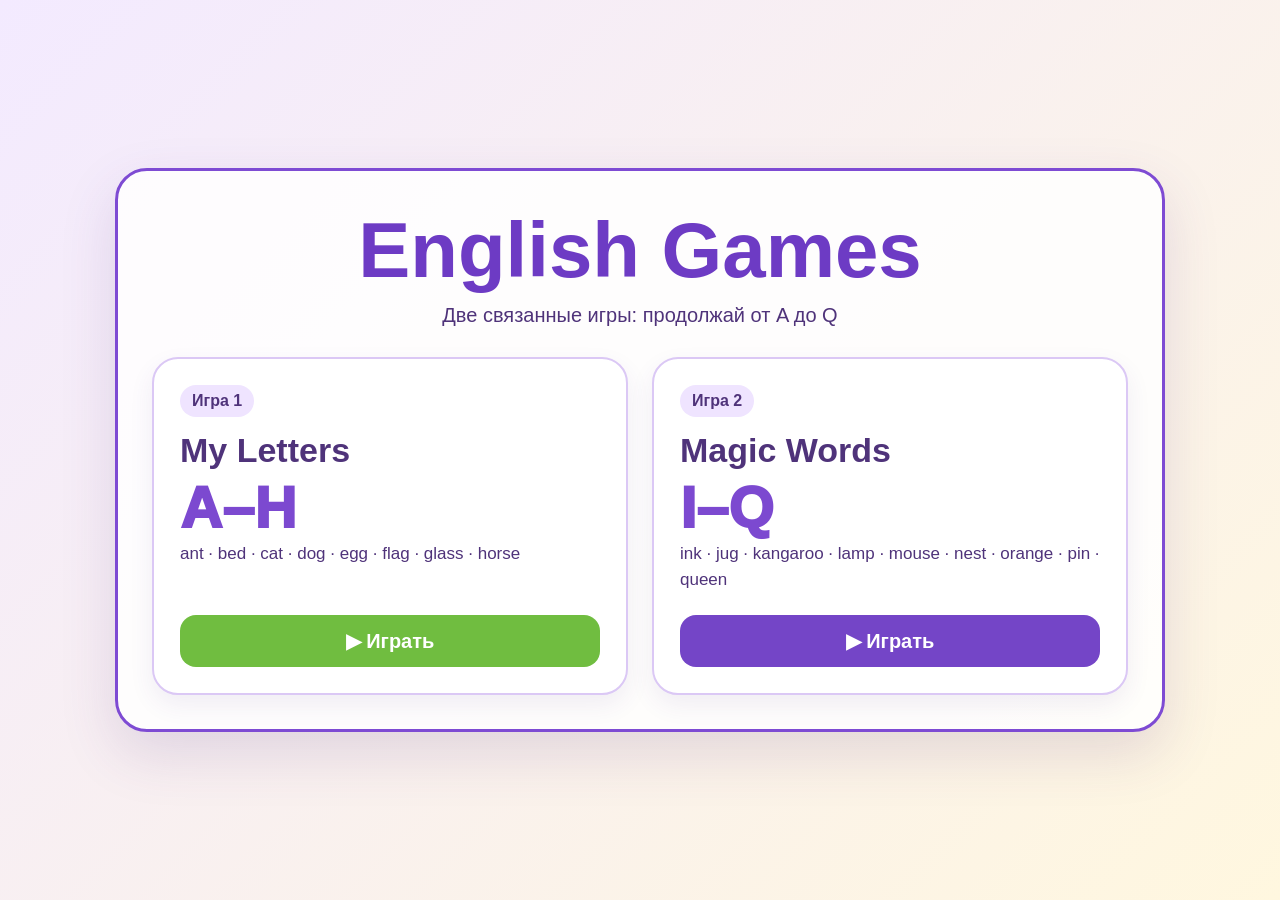
<file: games/index.html>
<!doctype html><html lang="ru"><head><meta charset="utf-8"><meta name="viewport" content="width=device-width,initial-scale=1"><title>English Games</title><style>*{box-sizing:border-box}body{margin:0;min-height:100vh;font-family:Trebuchet MS,Arial,sans-serif;background:linear-gradient(135deg,#f3eaff,#fff7df);color:#4f337a;display:grid;place-items:center;padding:24px}.box{width:min(1050px,96vw);background:#ffffffdd;border:3px solid #7e4bd3;border-radius:32px;padding:34px;box-shadow:0 22px 55px #54358326}h1{text-align:center;margin:0 0 8px;font-size:clamp(44px,7vw,78px);color:#6d3bc4}.sub{text-align:center;font-size:20px;margin-bottom:30px}.cards{display:grid;grid-template-columns:1fr 1fr;gap:24px}.card{text-decoration:none;color:inherit;background:white;border:2px solid #dbc8f5;border-radius:26px;padding:26px;box-shadow:0 10px 25px #51348c14;transition:.18s}.card:hover{transform:translateY(-4px);box-shadow:0 16px 34px #51348c25}.tag{display:inline-block;background:#efe4ff;border-radius:999px;padding:7px 12px;font-weight:900}.card h2{font-size:34px;margin:14px 0 4px}.range{font-size:58px;font-weight:1000;color:#7c49d0}.words{font-size:17px;line-height:1.5;min-height:54px}.play{margin-top:20px;text-align:center;padding:14px;border-radius:16px;background:#70bd40;color:#fff;font-size:20px;font-weight:900}.card+ .card .play{background:#7445c7}@media(max-width:700px){.cards{grid-template-columns:1fr}.box{padding:22px}}</style></head><body><main class="box"><h1>English Games</h1><div class="sub">Две связанные игры: продолжай от A до Q</div><div class="cards"><a class="card" href="my-letters/index.html?v=20260823-final3"><span class="tag">Игра 1</span><h2>My Letters</h2><div class="range">A–H</div><div class="words">ant · bed · cat · dog · egg · flag · glass · horse</div><div class="play">▶ Играть</div></a><a class="card" href="magic-words/index.html?v=20260823-final3"><span class="tag">Игра 2</span><h2>Magic Words</h2><div class="range">I–Q</div><div class="words">ink · jug · kangaroo · lamp · mouse · nest · orange · pin · queen</div><div class="play">▶ Играть</div></a></div></main></body></html>
</file>
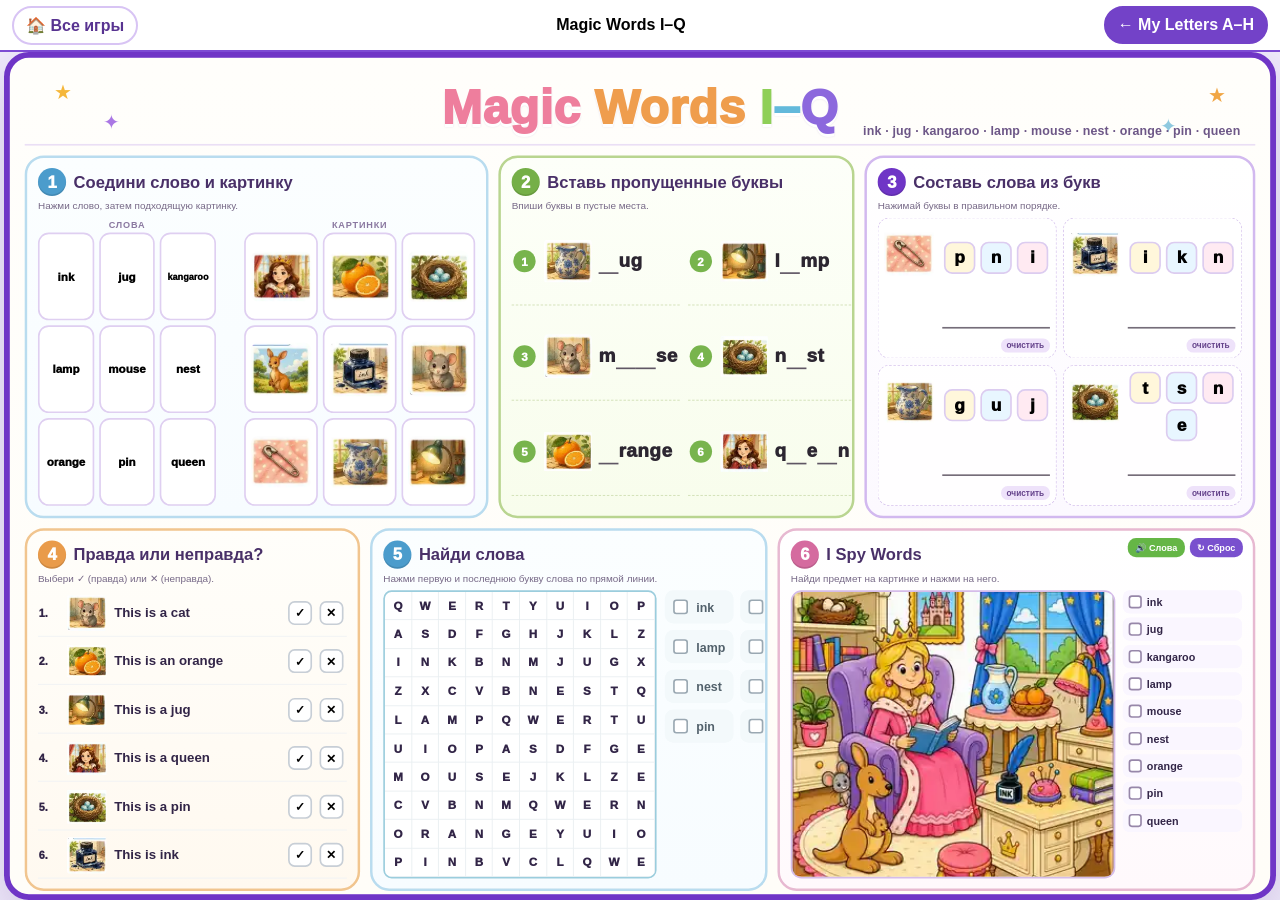
<file: games/magic-words/index.html>
<!doctype html><html lang="ru"><head><meta charset="utf-8"><meta name="viewport" content="width=device-width,initial-scale=1"><title>Magic Words I–Q</title><style>*{box-sizing:border-box}html,body{margin:0;width:100%;height:100%;overflow:hidden;font-family:Arial,sans-serif;background:#efe9fb}nav{height:52px;display:flex;align-items:center;justify-content:space-between;padding:0 12px;background:#fff;border-bottom:2px solid #7d4bd3;box-shadow:0 3px 12px rgba(70,40,120,.12)}nav a{text-decoration:none;font-weight:800;color:#583391;padding:8px 12px;border:2px solid #d8c4f4;border-radius:999px}nav a.next{background:#7342c8;color:#fff;border-color:#7342c8}iframe{display:block;width:100%;height:calc(100% - 52px);border:0;background:#efe9fb}#loading{position:fixed;inset:52px 0 0;display:grid;place-items:center;color:#654094;font-weight:800;font-size:20px;background:#efe9fb;z-index:2}</style></head><body><nav><a href="../index.html">🏠 Все игры</a><strong>Magic Words I–Q</strong><a class="next" href="../my-letters/index.html">← My Letters A–H</a></nav><div id="loading">Загрузка игры…</div><iframe id="game" title="Magic Words I–Q"></iframe><script>const parts=Array.from({length:5},(_,i)=>`part-${String(i).padStart(2,'0')}.txt`);Promise.all(parts.map(p=>fetch(p).then(r=>{if(!r.ok)throw new Error(p);return r.text()}))).then(a=>{const blob=new Blob([a.join('')],{type:'text/html'});document.getElementById('game').src=URL.createObjectURL(blob);document.getElementById('loading').remove()}).catch(e=>{document.getElementById('loading').textContent='Не удалось загрузить игру: '+e.message});</script></body></html>
</file>
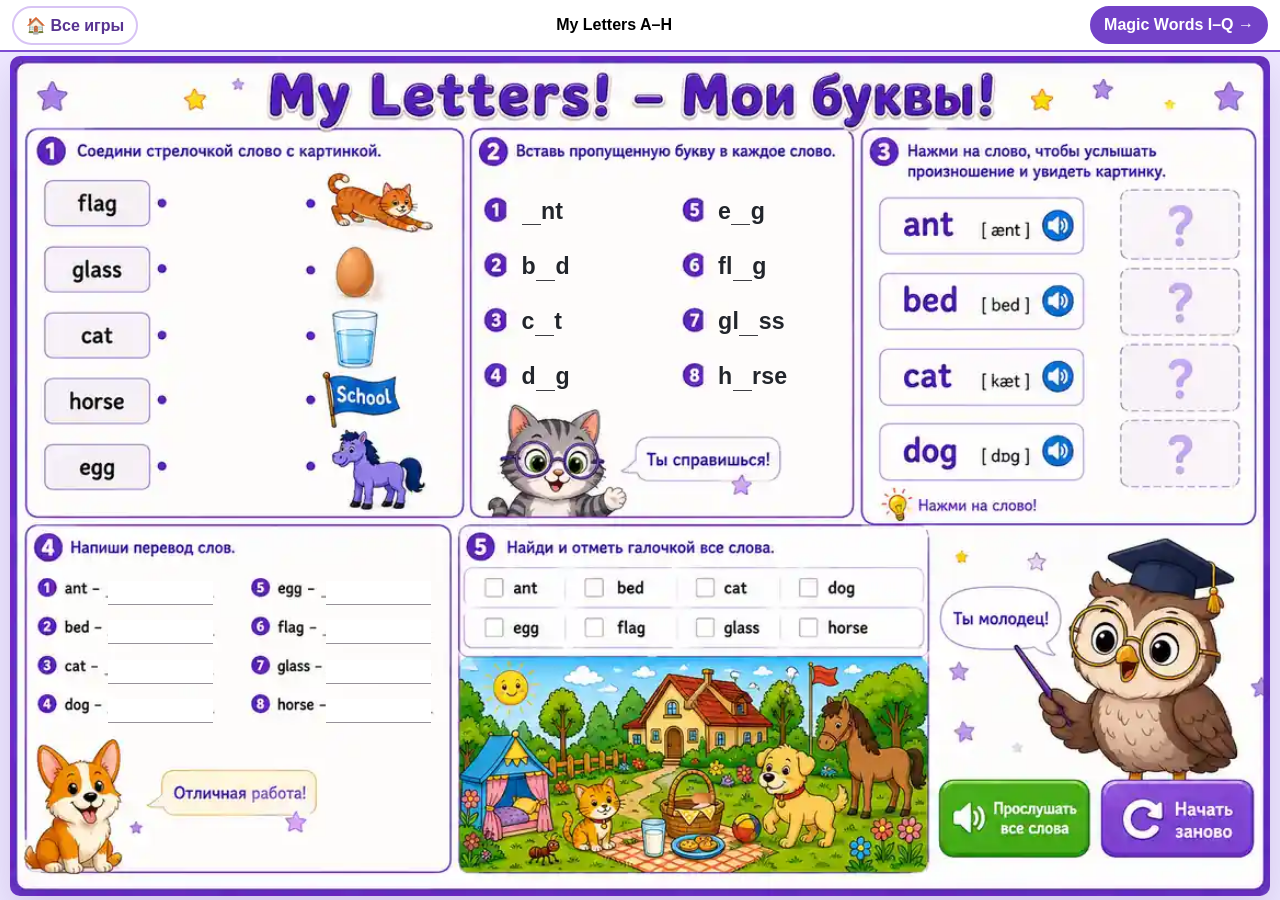
<file: games/my-letters/index.html>
<!doctype html><html lang="ru"><head><meta charset="utf-8"><meta name="viewport" content="width=device-width,initial-scale=1"><title>My Letters A–H</title><style>*{box-sizing:border-box}html,body{margin:0;width:100%;height:100%;overflow:hidden;font-family:Arial,sans-serif;background:#efe9fb}nav{height:52px;display:flex;align-items:center;justify-content:space-between;padding:0 12px;background:#fff;border-bottom:2px solid #7d4bd3;box-shadow:0 3px 12px rgba(70,40,120,.12)}nav a{text-decoration:none;font-weight:800;color:#583391;padding:8px 12px;border:2px solid #d8c4f4;border-radius:999px}nav a.next{background:#7342c8;color:#fff;border-color:#7342c8}iframe{display:block;width:100%;height:calc(100% - 52px);border:0;background:#efe9fb}#loading{position:fixed;inset:52px 0 0;display:grid;place-items:center;text-align:center;padding:24px;color:#654094;font-weight:800;font-size:20px;background:#efe9fb;z-index:2}</style></head><body><nav><a href="../index.html">🏠 Все игры</a><strong>My Letters A–H</strong><a class="next" href="../magic-words/index.html">Magic Words I–Q →</a></nav><div id="loading">Загрузка игры…</div><iframe id="game" title="My Letters A–H"></iframe><script>
const V='20260823-final3';
const parts=[
 ['final/gz-00.txt'],['final/gz-01.txt'],['final/gz-02.txt'],
 ['finalfix/g03a.txt'],['finalfix2/g03b1.txt'],['finalfix2/g03b2.txt'],
 ['final/gz-04.txt'],['finalfix/g05a.txt'],['finalfix/g05b.txt'],['final/gz-06.txt'],
 ['finalfix/g07a.txt'],['finalfix2/g07b1.txt'],['finalfix5/g07b2a1.b64',1],['finalfix4/g07b2a2.txt'],['finalfix3/g07b2b.txt'],
 ['finalfix2/g08a1.txt'],['finalfix3/g08a2a.txt'],['finalfix4/g08a2b1.txt'],['finalfix5/g08a2b2.b64',1],['finalfix/g08b.txt'],
 ['finalfix/g09a.txt'],['finalfix3/g09b1a.txt'],['finalfix3/g09b1b.txt'],['finalfix2/g09b2.txt'],
 ['finalfix/g10a.txt'],['finalfix/g10b.txt'],['final/gz-11.txt']
];
const loading=document.getElementById('loading');
function decodeTextBase64(s){return atob(s.replace(/\s+/g,''));}
Promise.all(parts.map(async ([p,double])=>{
 const r=await fetch(p+'?v='+V,{cache:'no-store'});
 if(!r.ok) throw new Error(p+' ('+r.status+')');
 let t=await r.text();
 return double?decodeTextBase64(t):t;
})).then(async chunks=>{
 const b64=chunks.join('').replace(/\s+/g,'');
 const binary=atob(b64);
 const bytes=new Uint8Array(binary.length);
 for(let i=0;i<binary.length;i++) bytes[i]=binary.charCodeAt(i);
 if(!('DecompressionStream' in window)) throw new Error('браузер не поддерживает распаковку gzip');
 const stream=new Blob([bytes]).stream().pipeThrough(new DecompressionStream('gzip'));
 const html=await new Response(stream).text();
 if(!html.includes('<!DOCTYPE html>')&&!html.includes('<!doctype html>')) throw new Error('игровой файл повреждён');
 const blob=new Blob([html],{type:'text/html;charset=utf-8'});
 document.getElementById('game').src=URL.createObjectURL(blob);
 loading.remove();
}).catch(e=>{console.error(e);loading.textContent='Не удалось загрузить игру: '+e.message+'\nОбновите страницу Ctrl+F5.'});
</script></body></html>
</file>
